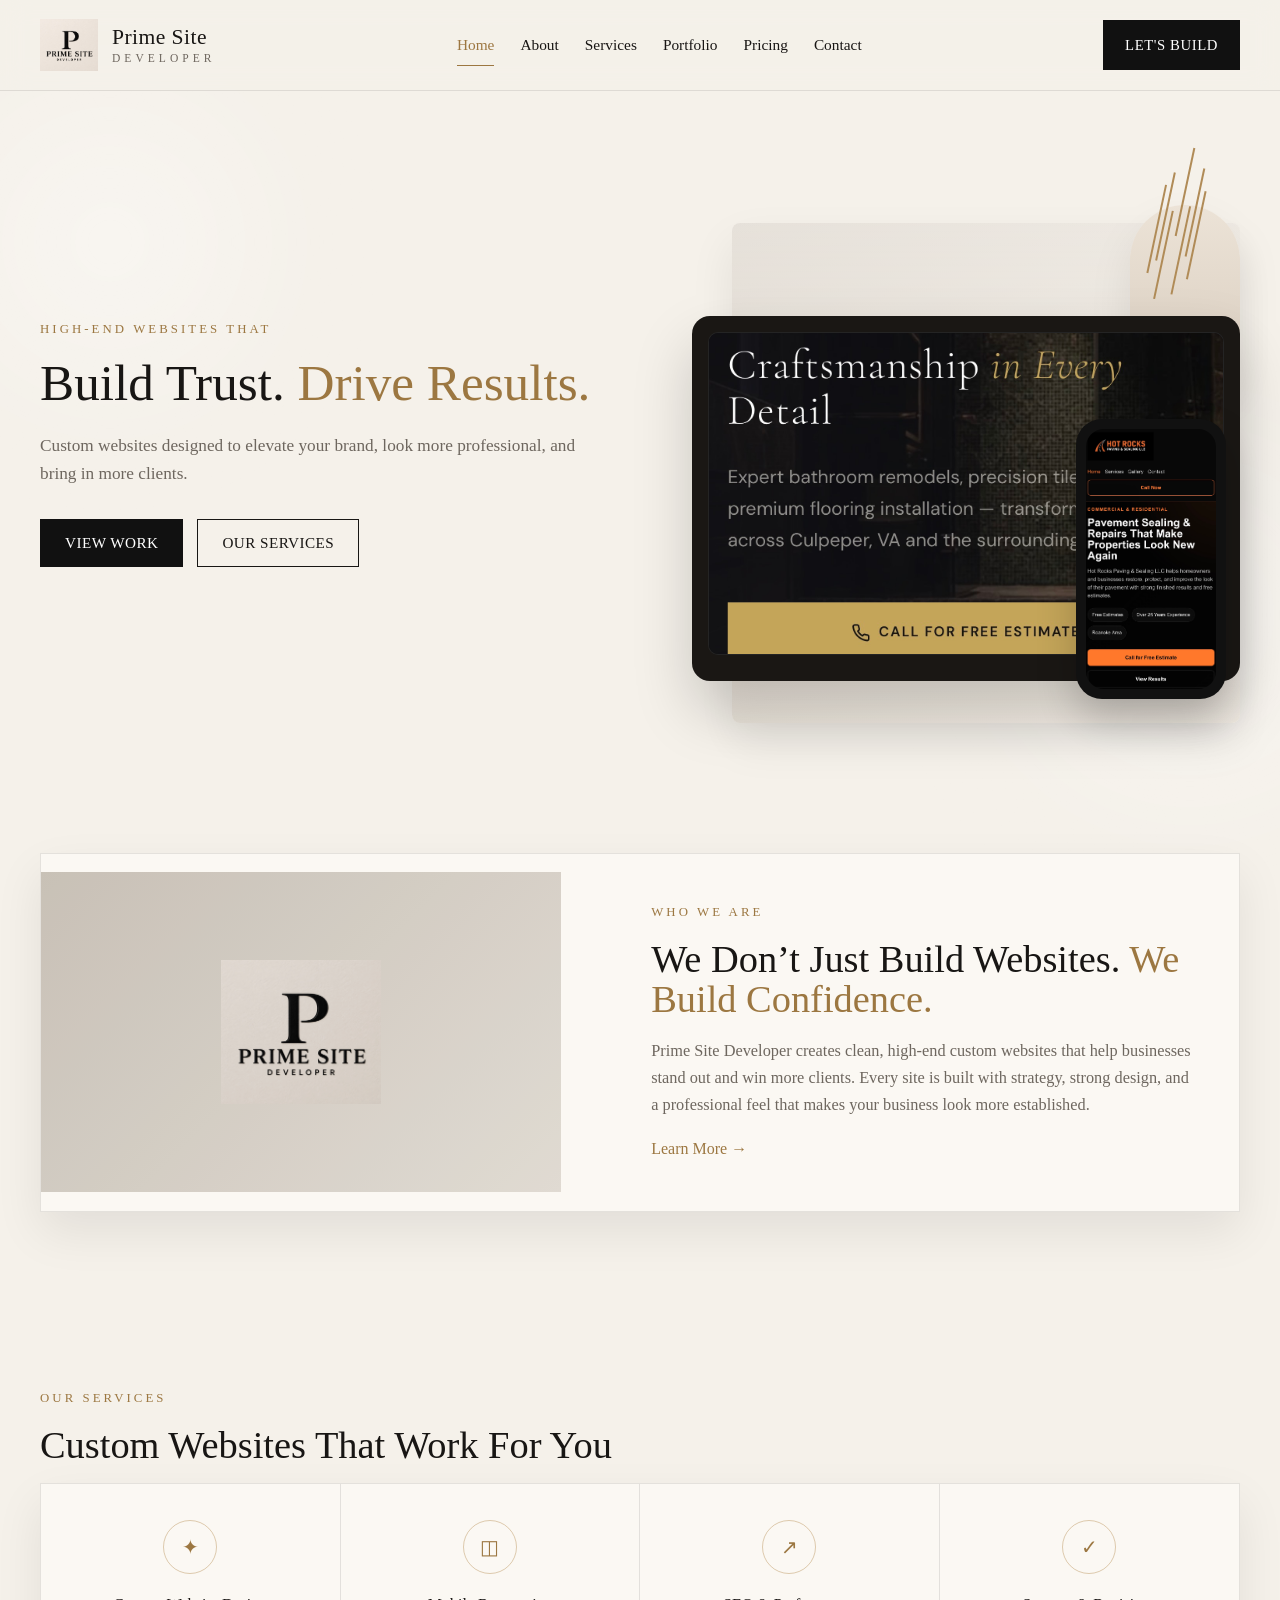
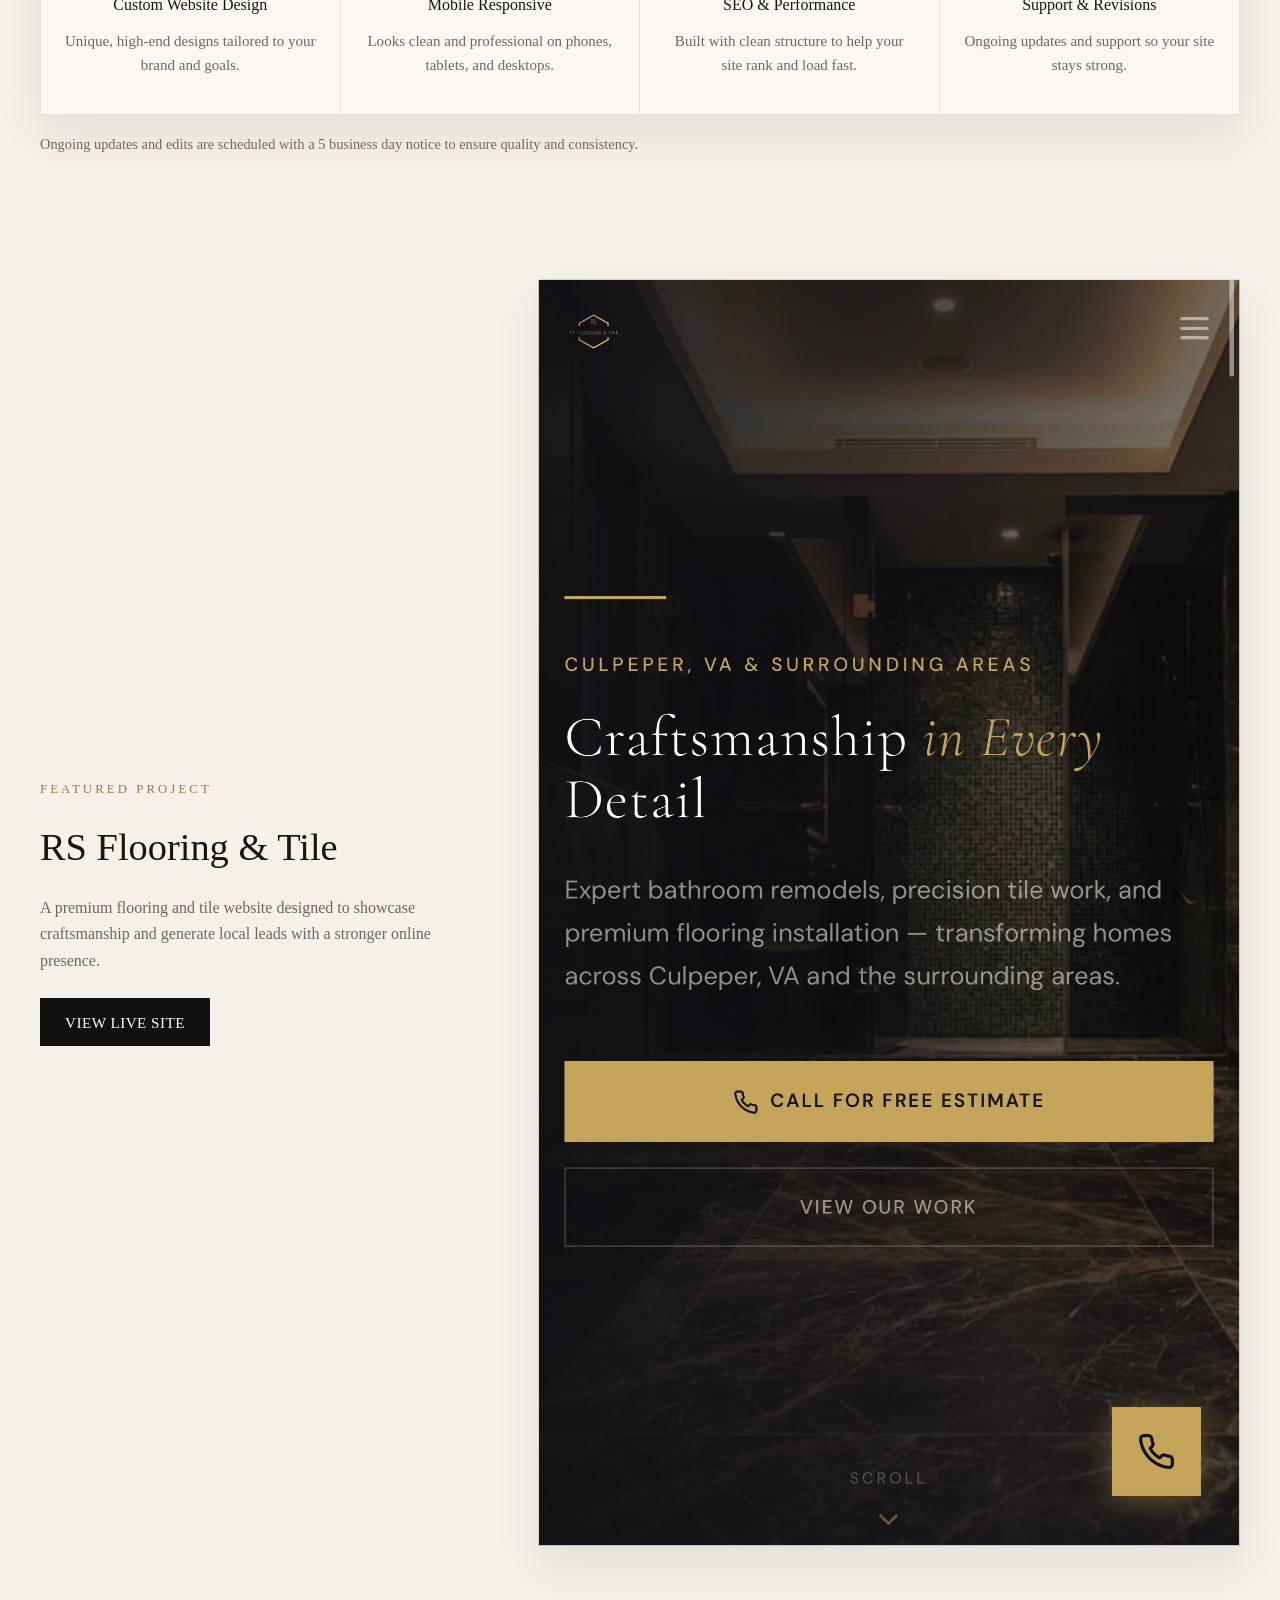
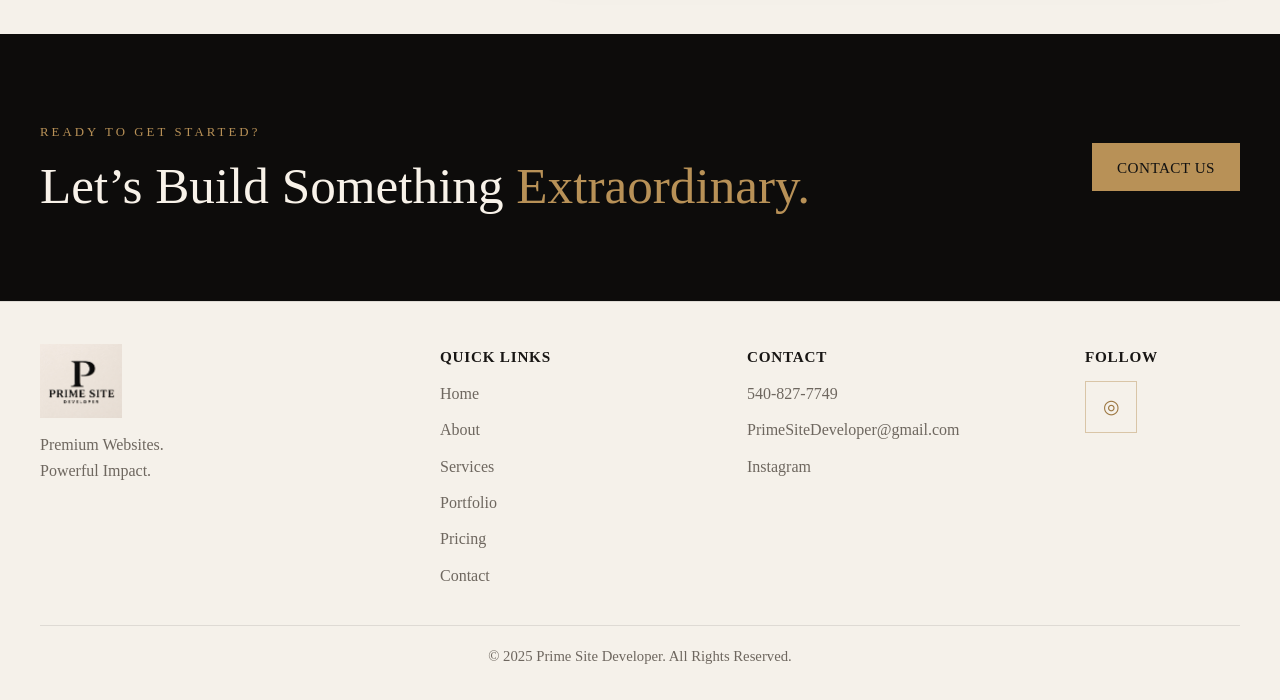
<file: index.html>
<!DOCTYPE html>
<html lang="en">
<head>
    <meta charset="UTF-8">
    <meta name="viewport" content="width=device-width, initial-scale=1.0">
    <title>Prime Site Developer</title>
    <link rel="stylesheet" href="style.css">
</head>
<body>

<header class="site-header">
    <div class="container">
        <a href="index.html" class="brand">
            <img src="logo.png" alt="Prime Site Developer Logo">
            <div class="brand-text">
                <strong>Prime Site</strong>
                <span>Developer</span>
            </div>
        </a>

        <nav class="site-nav">
            <a href="index.html" class="active">Home</a>
            <a href="about.html">About</a>
            <a href="services.html">Services</a>
            <a href="portfolio.html">Portfolio</a>
            <a href="pricing.html">Pricing</a>
            <a href="contact.html">Contact</a>
        </nav>

        <a href="contact.html" class="header-cta">LET'S BUILD</a>
    </div>
</header>

<section class="hero">
    <div class="container hero-layout">
        <div class="hero-copy">
            <div class="eyebrow">High-end websites that</div>
            <h1 class="section-title">Build Trust. <span class="accent">Drive Results.</span></h1>
            <p>
                Custom websites designed to elevate your brand, look more professional,
                and bring in more clients.
            </p>
            <div class="hero-actions">
                <a href="portfolio.html" class="btn">VIEW WORK</a>
                <a href="services.html" class="btn-outline">OUR SERVICES</a>
            </div>
        </div>

        <div class="hero-visual">
            <div class="hero-stage"></div>
            <div class="hero-vase"></div>

            <div class="hero-laptop">
                <div class="hero-laptop-screen">
                    <img src="rs-flooring-preview.jpg" alt="RS Flooring website preview">
                </div>
            </div>

            <div class="hero-phone">
                <div class="hero-phone-screen">
                    <img src="hotrocks-preview.jpg" alt="Mobile preview of Hot Rocks website">
                </div>
            </div>
        </div>
    </div>
</section>

<section class="intro-block">
    <div class="container grid-2 card">
        <div class="intro-image"></div>
        <div class="intro-content">
            <div class="eyebrow">Who we are</div>
            <h2 class="section-title" style="font-size:clamp(1.8rem,3vw,2.8rem);">We Don’t Just Build Websites. <span class="accent">We Build Confidence.</span></h2>
            <p class="section-copy">
                Prime Site Developer creates clean, high-end custom websites that help businesses
                stand out and win more clients. Every site is built with strategy, strong design,
                and a professional feel that makes your business look more established.
            </p>
            <a href="about.html" class="intro-link">Learn More →</a>
        </div>
    </div>
</section>

<section>
    <div class="container">
        <div class="eyebrow">Our Services</div>
        <h2 class="section-title" style="font-size:clamp(1.7rem,3vw,2.8rem);">Custom Websites That Work For You</h2>

        <div class="service-grid">
            <div class="service-item">
                <div class="icon">✦</div>
                <h3>Custom Website Design</h3>
                <p>Unique, high-end designs tailored to your brand and goals.</p>
            </div>
            <div class="service-item">
                <div class="icon">◫</div>
                <h3>Mobile Responsive</h3>
                <p>Looks clean and professional on phones, tablets, and desktops.</p>
            </div>
            <div class="service-item">
                <div class="icon">↗</div>
                <h3>SEO & Performance</h3>
                <p>Built with clean structure to help your site rank and load fast.</p>
            </div>
            <div class="service-item">
                <div class="icon">✓</div>
                <h3>Support & Revisions</h3>
                <p>Ongoing updates and support so your site stays strong.</p>
            </div>
        </div>

        <p style="color:var(--muted); font-size:0.9rem; margin-top:18px;">
            Ongoing updates and edits are scheduled with a 5 business day notice to ensure quality and consistency.
        </p>
    </div>
</section>

<section class="featured-project">
    <div class="container featured-project-wrap">
        <div class="project-copy">
            <div class="eyebrow">Featured Project</div>
            <h3>RS Flooring & Tile</h3>
            <p>
                A premium flooring and tile website designed to showcase craftsmanship
                and generate local leads with a stronger online presence.
            </p>
            <a href="https://primesitedev.github.io/RS-Flooring-Tile-/" target="_blank" class="btn">VIEW LIVE SITE</a>
        </div>

        <div class="project-image image-frame">
            <img src="rs-flooring-preview.jpg" alt="RS Flooring & Tile preview">
        </div>
    </div>
</section>

<section class="cta-band">
    <div class="container">
        <div>
            <div class="eyebrow">Ready to get started?</div>
            <h2>Let’s Build Something <span class="accent">Extraordinary.</span></h2>
        </div>
        <a href="contact.html" class="btn-light">CONTACT US</a>
    </div>
</section>

<footer class="site-footer">
    <div class="container">
        <div class="footer-grid">
            <div class="footer-brand">
                <img src="logo.png" alt="Prime Site Developer Logo">
                <p>Premium Websites.<br>Powerful Impact.</p>
            </div>

            <div class="footer-links">
                <h4>Quick Links</h4>
                <a href="index.html">Home</a>
                <a href="about.html">About</a>
                <a href="services.html">Services</a>
                <a href="portfolio.html">Portfolio</a>
                <a href="pricing.html">Pricing</a>
                <a href="contact.html">Contact</a>
            </div>

            <div class="footer-contact">
                <h4>Contact</h4>
                <a href="tel:5408277749">540-827-7749</a>
                <a href="mailto:PrimeSiteDeveloper@gmail.com">PrimeSiteDeveloper@gmail.com</a>
                <a href="https://www.instagram.com/primesitedev?igsh=bGhta2xubHlqNjMw&utm_source=qr" target="_blank">Instagram</a>
            </div>

            <div class="footer-social">
                <h4>Follow</h4>
                <a href="https://www.instagram.com/primesitedev?igsh=bGhta2xubHlqNjMw&utm_source=qr" target="_blank">◎</a>
            </div>
        </div>

        <div class="footer-bottom">
            © 2025 Prime Site Developer. All Rights Reserved.
        </div>
    </div>
</footer>

</body>
</html>
</file>
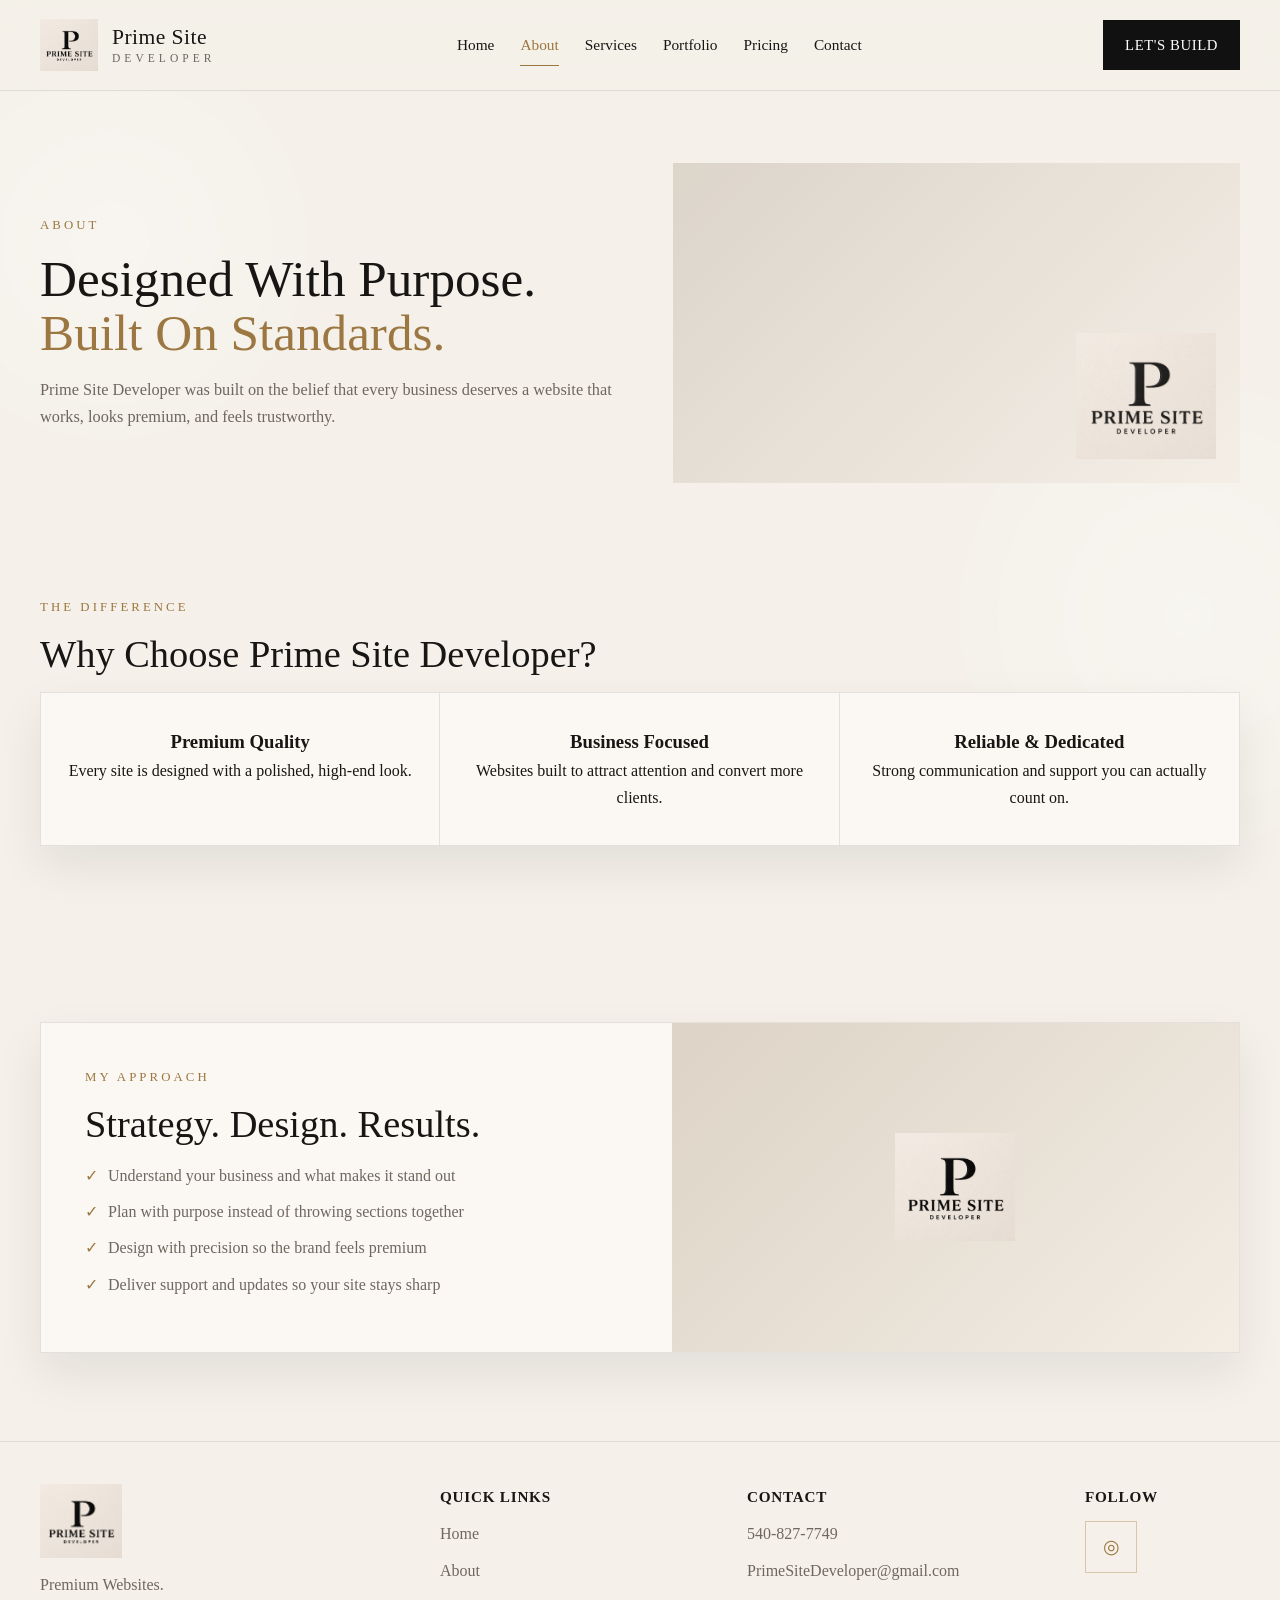
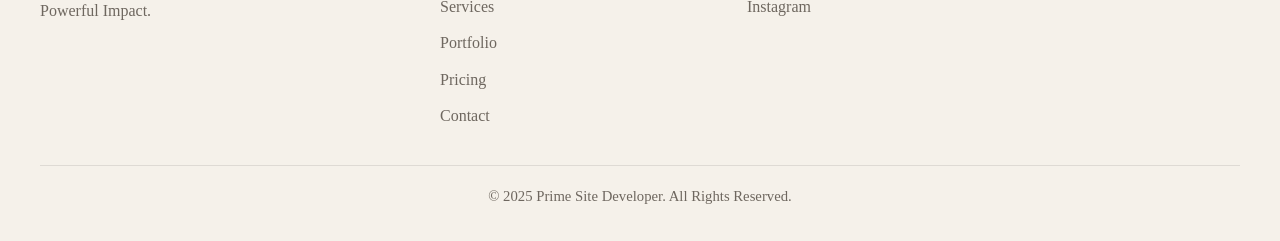
<file: about.html>
<!DOCTYPE html>
<html lang="en">
<head>
    <meta charset="UTF-8">
    <meta name="viewport" content="width=device-width, initial-scale=1.0">
    <title>About | Prime Site Developer</title>
    <link rel="stylesheet" href="style.css">
</head>
<body>

<header class="site-header">
    <div class="container">
        <a href="index.html" class="brand">
            <img src="logo.png" alt="Prime Site Developer Logo">
            <div class="brand-text">
                <strong>Prime Site</strong>
                <span>Developer</span>
            </div>
        </a>

        <nav class="site-nav">
            <a href="index.html">Home</a>
            <a href="about.html" class="active">About</a>
            <a href="services.html">Services</a>
            <a href="portfolio.html">Portfolio</a>
            <a href="pricing.html">Pricing</a>
            <a href="contact.html">Contact</a>
        </nav>

        <a href="contact.html" class="header-cta">LET'S BUILD</a>
    </div>
</header>

<section class="page-hero">
    <div class="container page-hero-grid">
        <div>
            <div class="eyebrow">About</div>
            <h1 class="section-title">Designed With Purpose. <span class="accent">Built On Standards.</span></h1>
            <p class="section-copy">
                Prime Site Developer was built on the belief that every business deserves
                a website that works, looks premium, and feels trustworthy.
            </p>
        </div>

        <div class="page-hero-card">
            <img src="logo.png" alt="Prime Site Developer logo" class="decor-logo">
        </div>
    </div>
</section>

<section>
    <div class="container">
        <div class="eyebrow">The Difference</div>
        <h2 class="section-title" style="font-size:clamp(1.7rem,3vw,2.6rem);">Why Choose Prime Site Developer?</h2>

        <div class="why-grid">
            <div class="why-item">
                <h3>Premium Quality</h3>
                <p>Every site is designed with a polished, high-end look.</p>
            </div>
            <div class="why-item">
                <h3>Business Focused</h3>
                <p>Websites built to attract attention and convert more clients.</p>
            </div>
            <div class="why-item">
                <h3>Reliable & Dedicated</h3>
                <p>Strong communication and support you can actually count on.</p>
            </div>
        </div>
    </div>
</section>

<section>
    <div class="container approach-box">
        <div class="approach-copy">
            <div class="eyebrow">My Approach</div>
            <h2 class="section-title" style="font-size:clamp(1.7rem,3vw,2.5rem);">Strategy. Design. Results.</h2>
            <ul>
                <li>Understand your business and what makes it stand out</li>
                <li>Plan with purpose instead of throwing sections together</li>
                <li>Design with precision so the brand feels premium</li>
                <li>Deliver support and updates so your site stays sharp</li>
            </ul>
        </div>
        <div class="approach-visual"></div>
    </div>
</section>

<footer class="site-footer">
    <div class="container">
        <div class="footer-grid">
            <div class="footer-brand">
                <img src="logo.png" alt="Prime Site Developer Logo">
                <p>Premium Websites.<br>Powerful Impact.</p>
            </div>

            <div class="footer-links">
                <h4>Quick Links</h4>
                <a href="index.html">Home</a>
                <a href="about.html">About</a>
                <a href="services.html">Services</a>
                <a href="portfolio.html">Portfolio</a>
                <a href="pricing.html">Pricing</a>
                <a href="contact.html">Contact</a>
            </div>

            <div class="footer-contact">
                <h4>Contact</h4>
                <a href="tel:5408277749">540-827-7749</a>
                <a href="mailto:PrimeSiteDeveloper@gmail.com">PrimeSiteDeveloper@gmail.com</a>
                <a href="https://www.instagram.com/primesitedev?igsh=bGhta2xubHlqNjMw&utm_source=qr" target="_blank">Instagram</a>
            </div>

            <div class="footer-social">
                <h4>Follow</h4>
                <a href="https://www.instagram.com/primesitedev?igsh=bGhta2xubHlqNjMw&utm_source=qr" target="_blank">◎</a>
            </div>
        </div>

        <div class="footer-bottom">
            © 2025 Prime Site Developer. All Rights Reserved.
        </div>
    </div>
</footer>

</body>
</html>
</file>
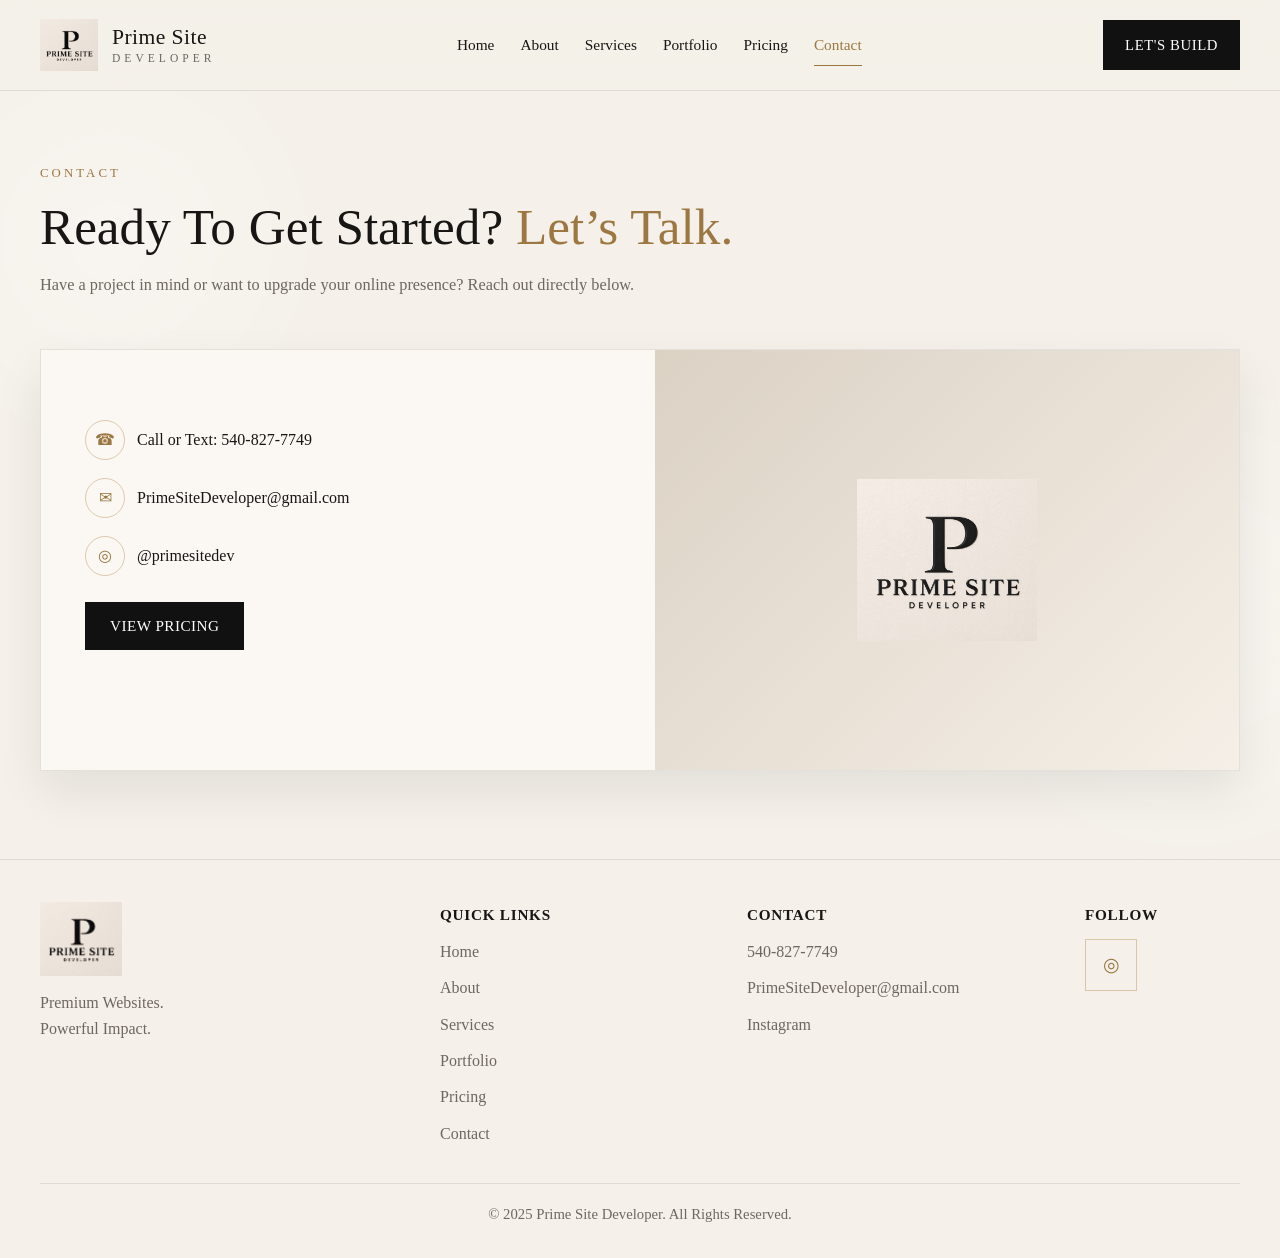
<file: contact.html>
<!DOCTYPE html>
<html lang="en">
<head>
    <meta charset="UTF-8">
    <meta name="viewport" content="width=device-width, initial-scale=1.0">
    <title>Contact | Prime Site Developer</title>
    <link rel="stylesheet" href="style.css">
</head>
<body>

<header class="site-header">
    <div class="container">
        <a href="index.html" class="brand">
            <img src="logo.png" alt="Prime Site Developer Logo">
            <div class="brand-text">
                <strong>Prime Site</strong>
                <span>Developer</span>
            </div>
        </a>

        <nav class="site-nav">
            <a href="index.html">Home</a>
            <a href="about.html">About</a>
            <a href="services.html">Services</a>
            <a href="portfolio.html">Portfolio</a>
            <a href="pricing.html">Pricing</a>
            <a href="contact.html" class="active">Contact</a>
        </nav>

        <a href="contact.html" class="header-cta">LET'S BUILD</a>
    </div>
</header>

<section class="page-hero">
    <div class="container">
        <div class="eyebrow">Contact</div>
        <h1 class="section-title">Ready To Get Started? <span class="accent">Let’s Talk.</span></h1>
        <p class="section-copy">
            Have a project in mind or want to upgrade your online presence?
            Reach out directly below.
        </p>
    </div>
</section>

<section style="padding-top:24px;">
    <div class="container contact-box">
        <div class="contact-copy">
            <div class="contact-links">
                <a href="tel:5408277749">
                    <span class="bullet">☎</span>
                    <span>Call or Text: 540-827-7749</span>
                </a>

                <a href="mailto:PrimeSiteDeveloper@gmail.com">
                    <span class="bullet">✉</span>
                    <span>PrimeSiteDeveloper@gmail.com</span>
                </a>

                <a href="https://www.instagram.com/primesitedev?igsh=bGhta2xubHlqNjMw&utm_source=qr" target="_blank">
                    <span class="bullet">◎</span>
                    <span>@primesitedev</span>
                </a>
            </div>

            <a href="pricing.html" class="btn">VIEW PRICING</a>
        </div>

        <div class="contact-visual"></div>
    </div>
</section>

<footer class="site-footer">
    <div class="container">
        <div class="footer-grid">
            <div class="footer-brand">
                <img src="logo.png" alt="Prime Site Developer Logo">
                <p>Premium Websites.<br>Powerful Impact.</p>
            </div>

            <div class="footer-links">
                <h4>Quick Links</h4>
                <a href="index.html">Home</a>
                <a href="about.html">About</a>
                <a href="services.html">Services</a>
                <a href="portfolio.html">Portfolio</a>
                <a href="pricing.html">Pricing</a>
                <a href="contact.html">Contact</a>
            </div>

            <div class="footer-contact">
                <h4>Contact</h4>
                <a href="tel:5408277749">540-827-7749</a>
                <a href="mailto:PrimeSiteDeveloper@gmail.com">PrimeSiteDeveloper@gmail.com</a>
                <a href="https://www.instagram.com/primesitedev?igsh=bGhta2xubHlqNjMw&utm_source=qr" target="_blank">Instagram</a>
            </div>

            <div class="footer-social">
                <h4>Follow</h4>
                <a href="https://www.instagram.com/primesitedev?igsh=bGhta2xubHlqNjMw&utm_source=qr" target="_blank">◎</a>
            </div>
        </div>

        <div class="footer-bottom">
            © 2025 Prime Site Developer. All Rights Reserved.
        </div>
    </div>
</footer>

</body>
</html>
</file>
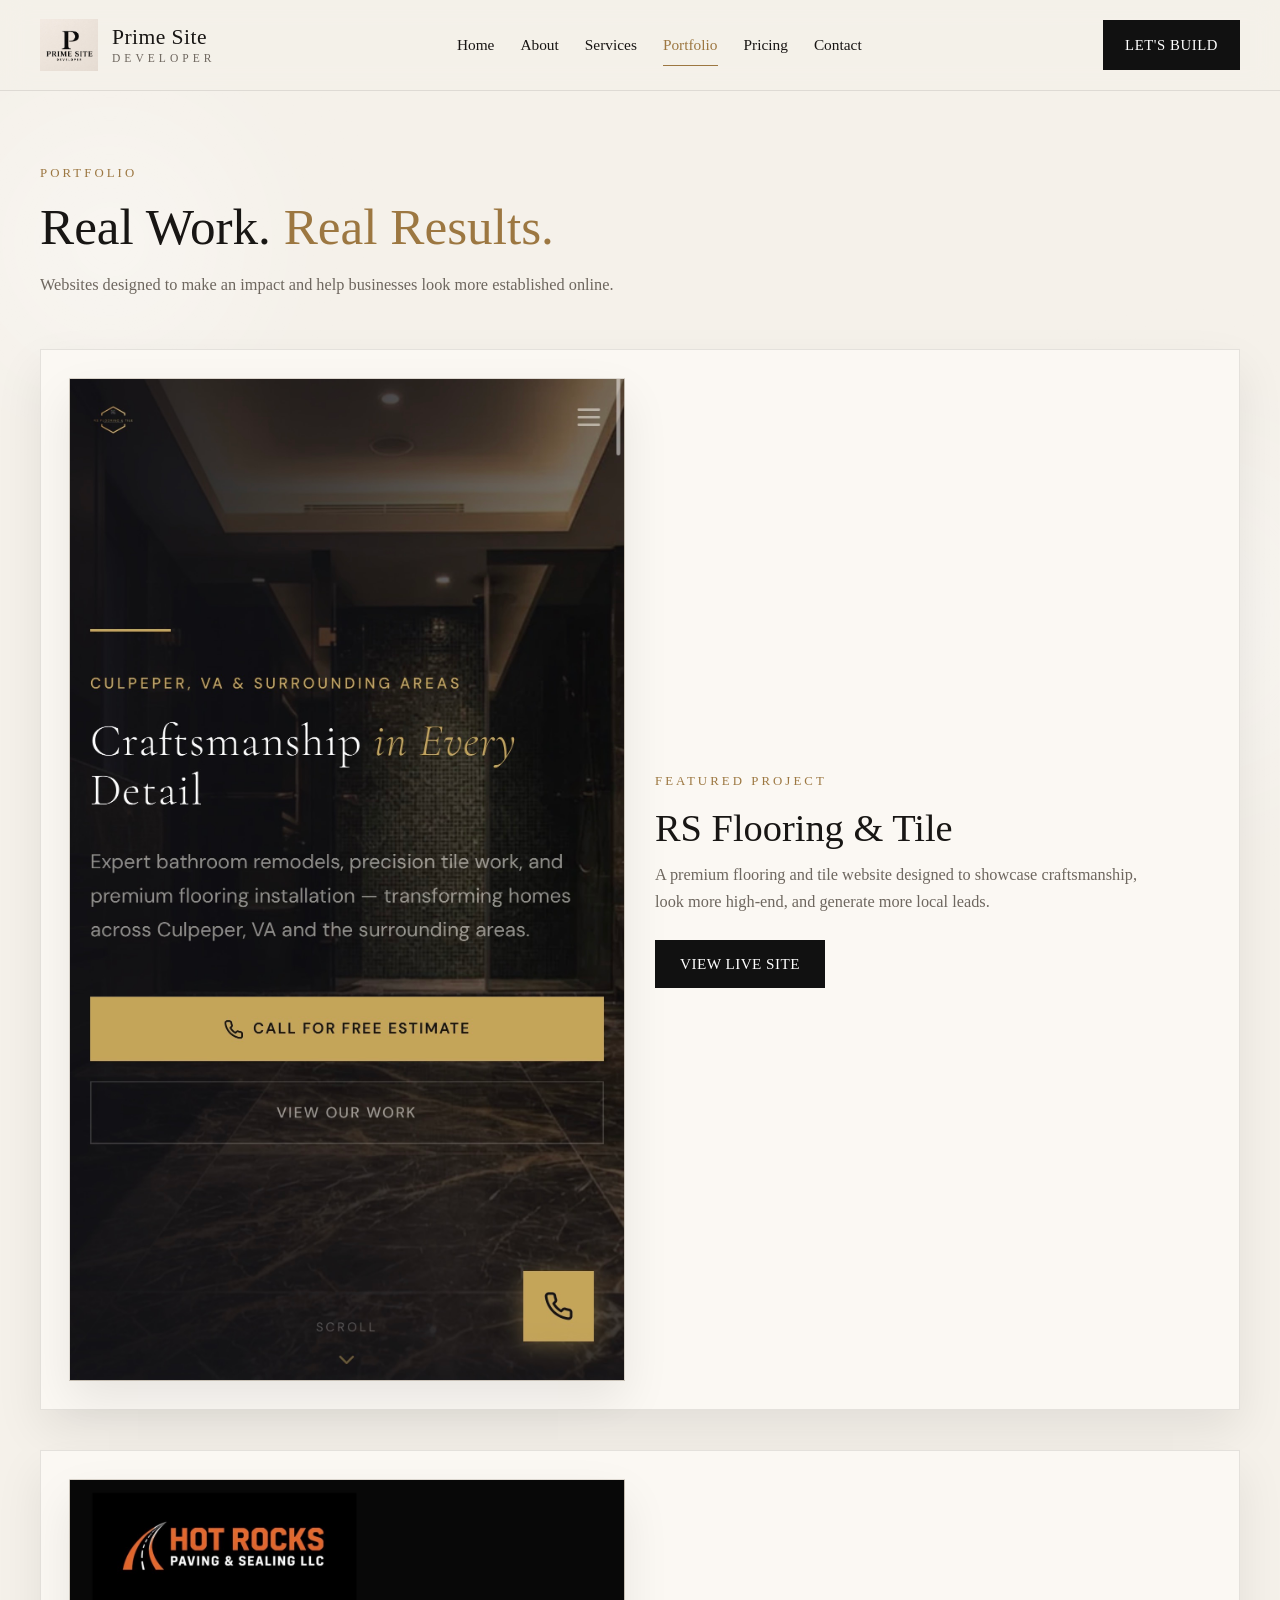
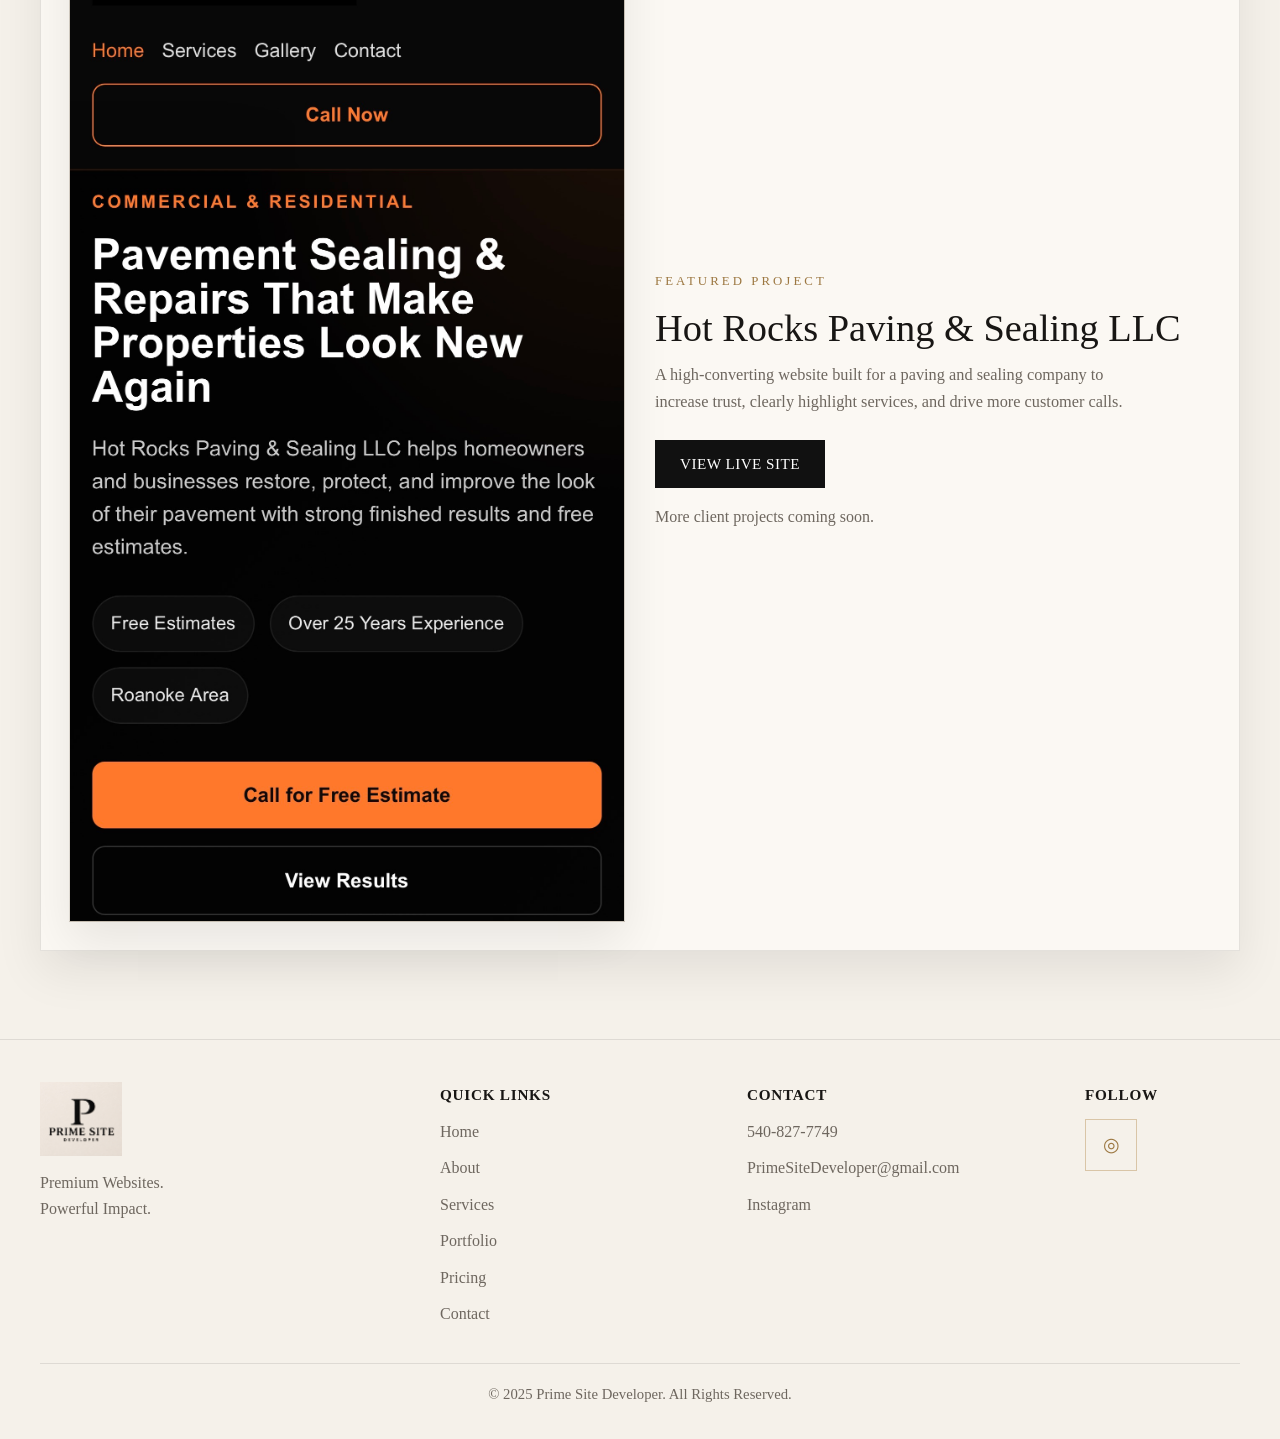
<file: portfolio.html>
<!DOCTYPE html>
<html lang="en">
<head>
    <meta charset="UTF-8">
    <meta name="viewport" content="width=device-width, initial-scale=1.0">
    <title>Portfolio | Prime Site Developer</title>
    <link rel="stylesheet" href="style.css">
</head>
<body>

<header class="site-header">
    <div class="container">
        <a href="index.html" class="brand">
            <img src="logo.png" alt="Prime Site Developer Logo">
            <div class="brand-text">
                <strong>Prime Site</strong>
                <span>Developer</span>
            </div>
        </a>

        <nav class="site-nav">
            <a href="index.html">Home</a>
            <a href="about.html">About</a>
            <a href="services.html">Services</a>
            <a href="portfolio.html" class="active">Portfolio</a>
            <a href="pricing.html">Pricing</a>
            <a href="contact.html">Contact</a>
        </nav>

        <a href="contact.html" class="header-cta">LET'S BUILD</a>
    </div>
</header>

<section class="page-hero">
    <div class="container">
        <div class="eyebrow">Portfolio</div>
        <h1 class="section-title">Real Work. <span class="accent">Real Results.</span></h1>
        <p class="section-copy">Websites designed to make an impact and help businesses look more established online.</p>
    </div>
</section>

<section style="padding-top:24px;">
    <div class="container portfolio-single">
        <div class="image-frame">
            <img src="rs-flooring-preview.jpg" alt="RS Flooring & Tile project preview">
        </div>

        <div>
            <div class="eyebrow">Featured Project</div>
            <h2 class="section-title" style="font-size:clamp(1.7rem,3vw,2.5rem); margin-bottom:14px;">RS Flooring & Tile</h2>
            <p class="section-copy" style="max-width:500px;">
                A premium flooring and tile website designed to showcase craftsmanship,
                look more high-end, and generate more local leads.
            </p>

            <div style="margin-top:24px;">
                <a href="https://primesitedev.github.io/RS-Flooring-Tile-/" target="_blank" class="btn">VIEW LIVE SITE</a>
            </div>
        </div>
    </div>

    <div class="container portfolio-single" style="margin-top:40px;">
        <div class="image-frame">
            <img src="hotrocks-preview.jpg" alt="Hot Rocks Paving & Sealing website preview">
        </div>

        <div>
            <div class="eyebrow">Featured Project</div>
            <h2 class="section-title" style="font-size:clamp(1.7rem,3vw,2.5rem); margin-bottom:14px;">Hot Rocks Paving & Sealing LLC</h2>
            <p class="section-copy" style="max-width:500px;">
                A high-converting website built for a paving and sealing company to increase trust,
                clearly highlight services, and drive more customer calls.
            </p>

            <div style="margin-top:24px;">
                <a href="https://hotrockssealing.com" target="_blank" class="btn">VIEW LIVE SITE</a>
            </div>

            <p class="portfolio-note">More client projects coming soon.</p>
        </div>
    </div>
</section>

<footer class="site-footer">
    <div class="container">
        <div class="footer-grid">
            <div class="footer-brand">
                <img src="logo.png" alt="Prime Site Developer Logo">
                <p>Premium Websites.<br>Powerful Impact.</p>
            </div>

            <div class="footer-links">
                <h4>Quick Links</h4>
                <a href="index.html">Home</a>
                <a href="about.html">About</a>
                <a href="services.html">Services</a>
                <a href="portfolio.html">Portfolio</a>
                <a href="pricing.html">Pricing</a>
                <a href="contact.html">Contact</a>
            </div>

            <div class="footer-contact">
                <h4>Contact</h4>
                <a href="tel:5408277749">540-827-7749</a>
                <a href="mailto:PrimeSiteDeveloper@gmail.com">PrimeSiteDeveloper@gmail.com</a>
                <a href="https://www.instagram.com/primesitedev?igsh=bGhta2xubHlqNjMw&utm_source=qr" target="_blank">Instagram</a>
            </div>

            <div class="footer-social">
                <h4>Follow</h4>
                <a href="https://www.instagram.com/primesitedev?igsh=bGhta2xubHlqNjMw&utm_source=qr" target="_blank">◎</a>
            </div>
        </div>

        <div class="footer-bottom">
            © 2025 Prime Site Developer. All Rights Reserved.
        </div>
    </div>
</footer>

</body>
</html>
</file>
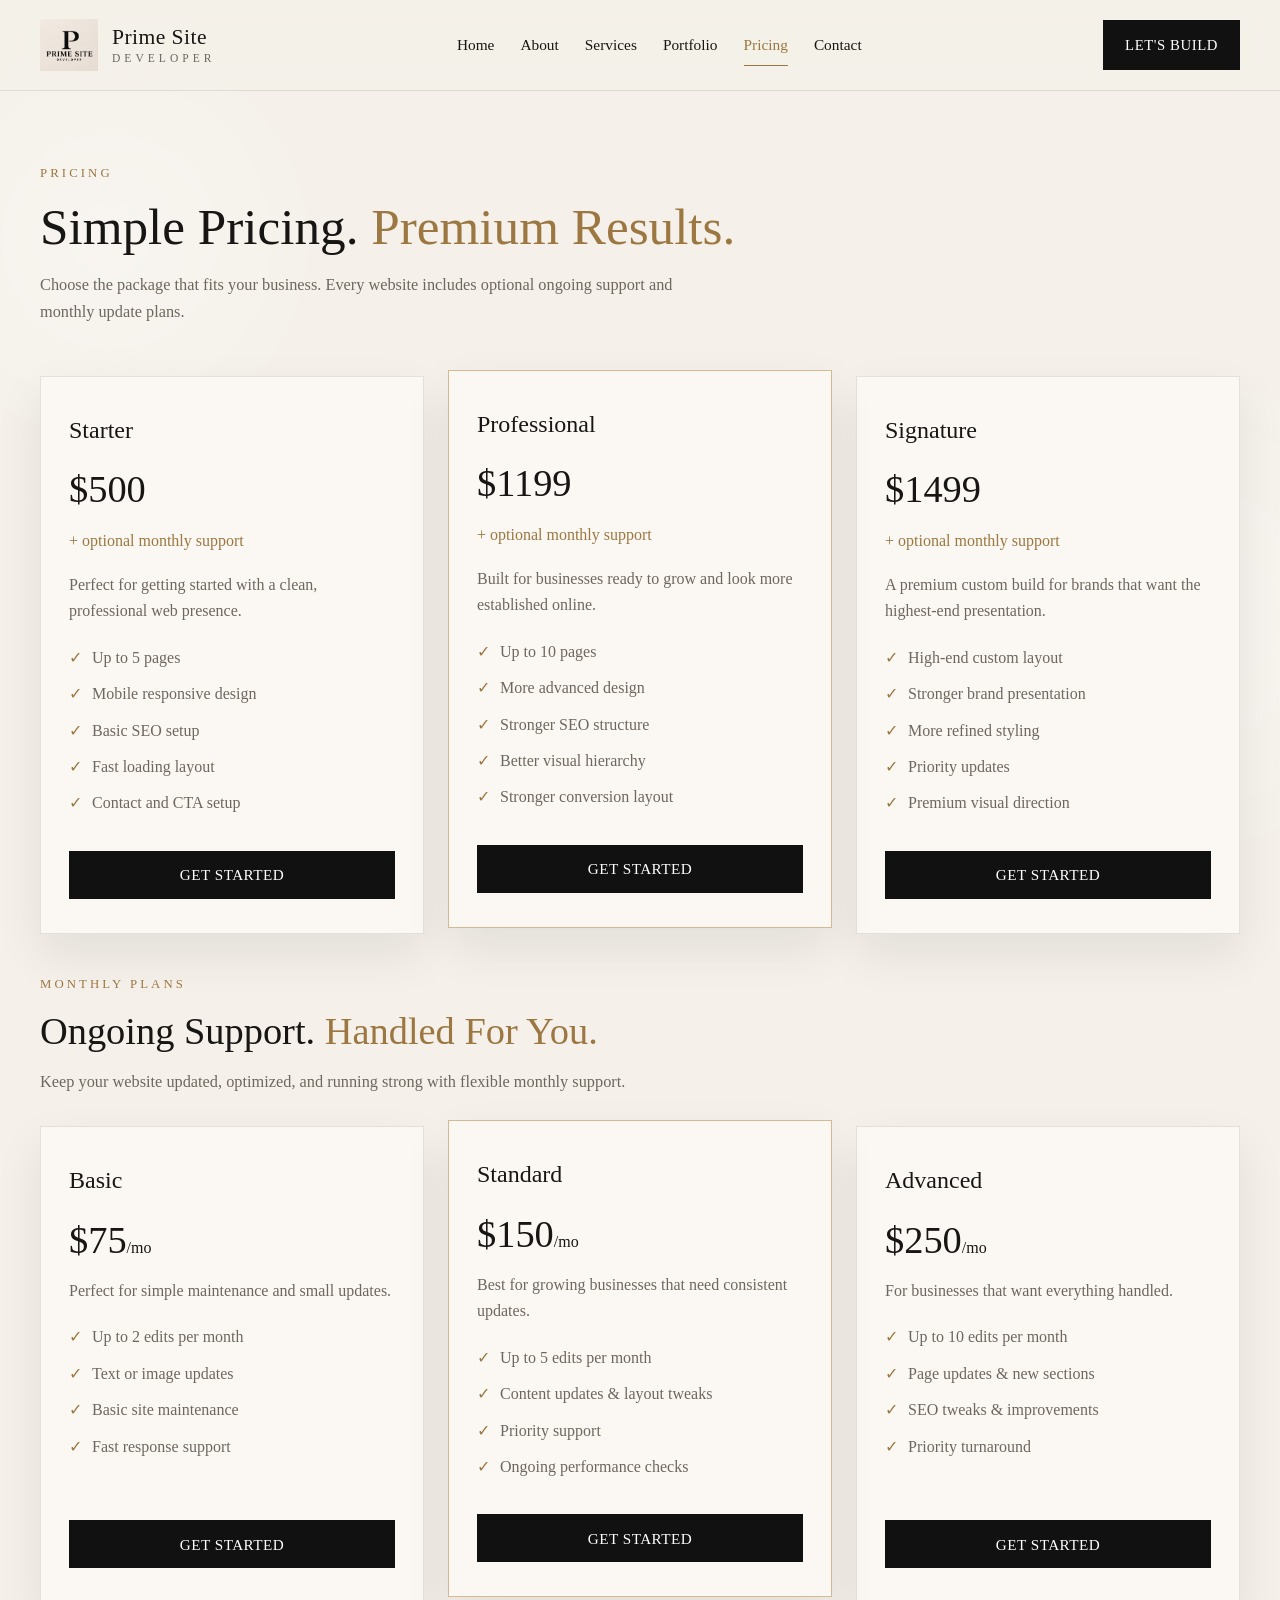
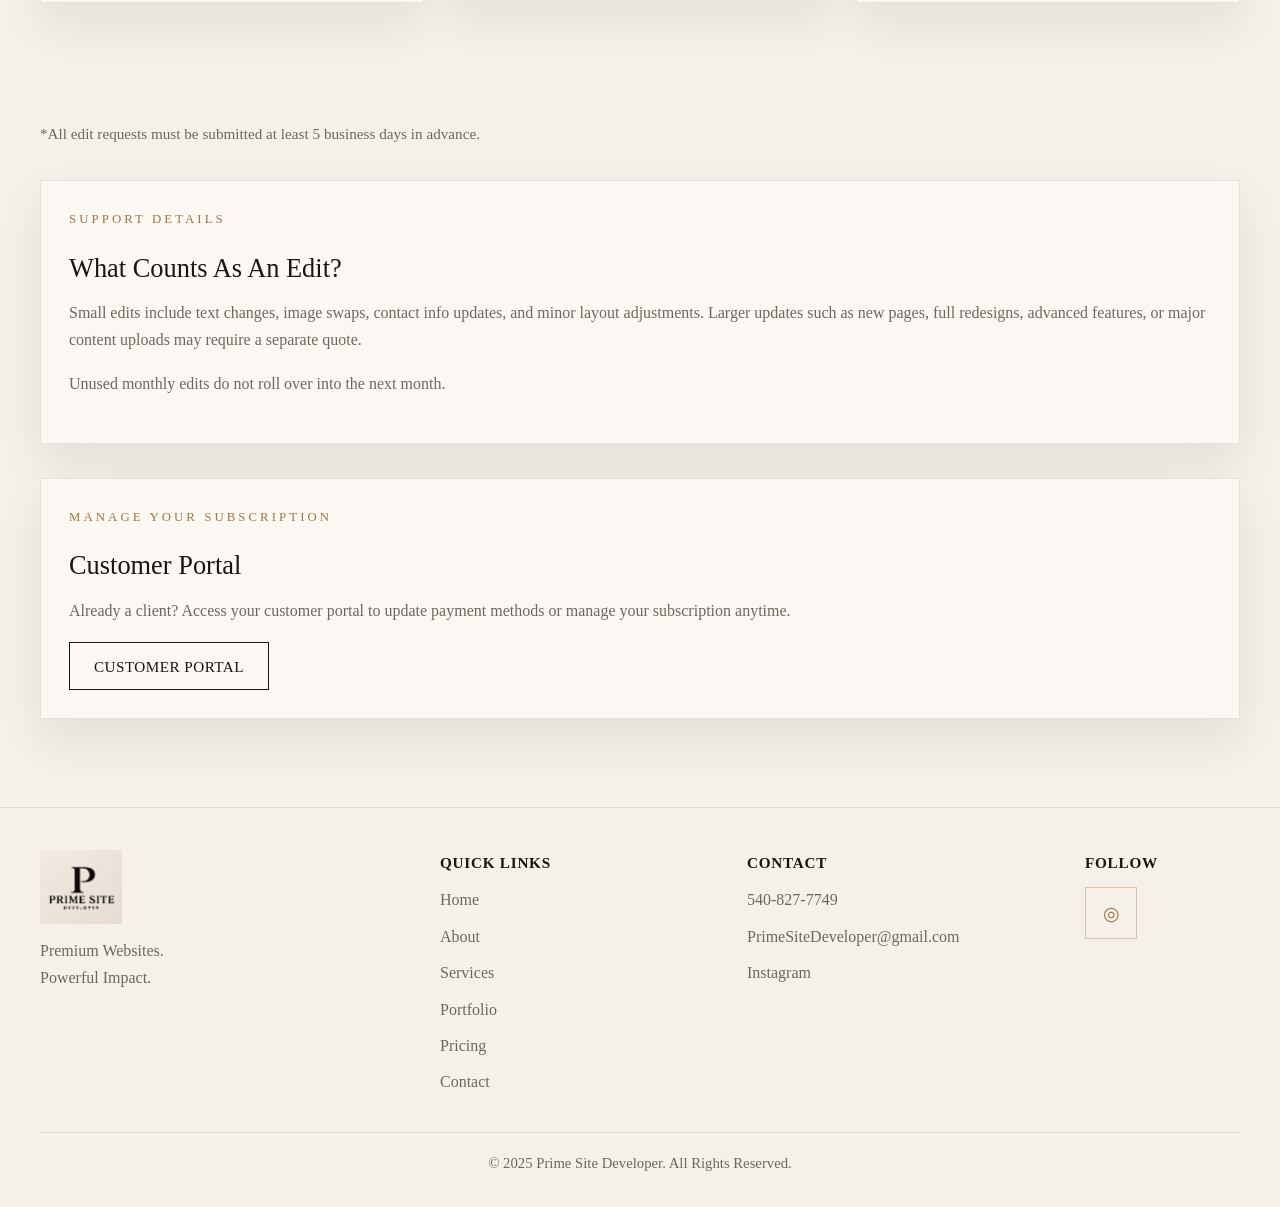
<file: pricing.html>
<!DOCTYPE html>
<html lang="en">
<head>
    <meta charset="UTF-8">
    <meta name="viewport" content="width=device-width, initial-scale=1.0">
    <title>Pricing | Prime Site Developer</title>
    <link rel="stylesheet" href="style.css">
</head>
<body>

<header class="site-header">
    <div class="container">
        <a href="index.html" class="brand">
            <img src="logo.png" alt="Prime Site Developer Logo">
            <div class="brand-text">
                <strong>Prime Site</strong>
                <span>Developer</span>
            </div>
        </a>

        <nav class="site-nav">
            <a href="index.html">Home</a>
            <a href="about.html">About</a>
            <a href="services.html">Services</a>
            <a href="portfolio.html">Portfolio</a>
            <a href="pricing.html" class="active">Pricing</a>
            <a href="contact.html">Contact</a>
        </nav>

        <a href="contact.html" class="header-cta">LET'S BUILD</a>
    </div>
</header>

<section class="page-hero">
    <div class="container">
        <div class="eyebrow">Pricing</div>
        <h1 class="section-title">Simple Pricing. <span class="accent">Premium Results.</span></h1>
        <p class="section-copy">
            Choose the package that fits your business. Every website includes optional ongoing support and monthly update plans.
        </p>
    </div>
</section>

<section style="padding-top:24px;">
    <div class="container pricing-grid">
        <div class="price-card">
            <h3>Starter</h3>
            <div class="price">$500</div>
            <div class="price-sub">+ optional monthly support</div>
            <p>Perfect for getting started with a clean, professional web presence.</p>
            <ul>
                <li>Up to 5 pages</li>
                <li>Mobile responsive design</li>
                <li>Basic SEO setup</li>
                <li>Fast loading layout</li>
                <li>Contact and CTA setup</li>
            </ul>
            <a href="contact.html" class="btn">GET STARTED</a>
        </div>

        <div class="price-card featured">
            <h3>Professional</h3>
            <div class="price">$1199</div>
            <div class="price-sub">+ optional monthly support</div>
            <p>Built for businesses ready to grow and look more established online.</p>
            <ul>
                <li>Up to 10 pages</li>
                <li>More advanced design</li>
                <li>Stronger SEO structure</li>
                <li>Better visual hierarchy</li>
                <li>Stronger conversion layout</li>
            </ul>
            <a href="contact.html" class="btn">GET STARTED</a>
        </div>

        <div class="price-card">
            <h3>Signature</h3>
            <div class="price">$1499</div>
            <div class="price-sub">+ optional monthly support</div>
            <p>A premium custom build for brands that want the highest-end presentation.</p>
            <ul>
                <li>High-end custom layout</li>
                <li>Stronger brand presentation</li>
                <li>More refined styling</li>
                <li>Priority updates</li>
                <li>Premium visual direction</li>
            </ul>
            <a href="contact.html" class="btn">GET STARTED</a>
        </div>
    </div>

    <section style="padding-top:40px;">
        <div class="container">
            <div class="eyebrow">Monthly Plans</div>
            <h2 class="section-title" style="font-size:clamp(1.7rem,3vw,2.6rem);">
                Ongoing Support. <span class="accent">Handled For You.</span>
            </h2>
            <p class="section-copy">
                Keep your website updated, optimized, and running strong with flexible monthly support.
            </p>

            <div class="pricing-grid" style="margin-top:30px;">
                <div class="price-card">
                    <h3>Basic</h3>
                    <div class="price">$75<span style="font-size:1rem;">/mo</span></div>
                    <p>Perfect for simple maintenance and small updates.</p>
                    <ul>
                        <li>Up to 2 edits per month</li>
                        <li>Text or image updates</li>
                        <li>Basic site maintenance</li>
                        <li>Fast response support</li>
                    </ul>
                    <a href="contact.html" class="btn">GET STARTED</a>
                </div>

                <div class="price-card featured">
                    <h3>Standard</h3>
                    <div class="price">$150<span style="font-size:1rem;">/mo</span></div>
                    <p>Best for growing businesses that need consistent updates.</p>
                    <ul>
                        <li>Up to 5 edits per month</li>
                        <li>Content updates & layout tweaks</li>
                        <li>Priority support</li>
                        <li>Ongoing performance checks</li>
                    </ul>
                    <a href="contact.html" class="btn">GET STARTED</a>
                </div>

                <div class="price-card">
                    <h3>Advanced</h3>
                    <div class="price">$250<span style="font-size:1rem;">/mo</span></div>
                    <p>For businesses that want everything handled.</p>
                    <ul>
                        <li>Up to 10 edits per month</li>
                        <li>Page updates & new sections</li>
                        <li>SEO tweaks & improvements</li>
                        <li>Priority turnaround</li>
                    </ul>
                    <a href="contact.html" class="btn">GET STARTED</a>
                </div>
            </div>
        </div>
    </section>

    <div class="container" style="margin-top:30px;">
        <p style="color:var(--muted); font-size:0.95rem;">
            *All edit requests must be submitted at least 5 business days in advance.
        </p>
    </div>

    <div class="container">
        <div class="portal-box">
            <div class="eyebrow">Support Details</div>
            <h2 style="font-size:1.65rem; font-weight:500;">What Counts As An Edit?</h2>
            <p>
                Small edits include text changes, image swaps, contact info updates, and minor layout adjustments.
                Larger updates such as new pages, full redesigns, advanced features, or major content uploads may require a separate quote.
            </p>
            <p>
                Unused monthly edits do not roll over into the next month.
            </p>
        </div>
    </div>

    <div class="container">
        <div class="portal-box">
            <div class="eyebrow">Manage Your Subscription</div>
            <h2 style="font-size:1.65rem; font-weight:500;">Customer Portal</h2>
            <p>
                Already a client? Access your customer portal to update payment
                methods or manage your subscription anytime.
            </p>
            <a href="https://billing.stripe.com/p/login/dRm7sK5he03O8pYaqn9Ve00" target="_blank" class="btn-outline">CUSTOMER PORTAL</a>
        </div>
    </div>
</section>

<footer class="site-footer">
    <div class="container">
        <div class="footer-grid">
            <div class="footer-brand">
                <img src="logo.png" alt="Prime Site Developer Logo">
                <p>Premium Websites.<br>Powerful Impact.</p>
            </div>

            <div class="footer-links">
                <h4>Quick Links</h4>
                <a href="index.html">Home</a>
                <a href="about.html">About</a>
                <a href="services.html">Services</a>
                <a href="portfolio.html">Portfolio</a>
                <a href="pricing.html">Pricing</a>
                <a href="contact.html">Contact</a>
            </div>

            <div class="footer-contact">
                <h4>Contact</h4>
                <a href="tel:5408277749">540-827-7749</a>
                <a href="mailto:PrimeSiteDeveloper@gmail.com">PrimeSiteDeveloper@gmail.com</a>
                <a href="https://www.instagram.com/primesitedev?igsh=bGhta2xubHlqNjMw&utm_source=qr" target="_blank">Instagram</a>
            </div>

            <div class="footer-social">
                <h4>Follow</h4>
                <a href="https://www.instagram.com/primesitedev?igsh=bGhta2xubHlqNjMw&utm_source=qr" target="_blank">◎</a>
            </div>
        </div>

        <div class="footer-bottom">
            © 2025 Prime Site Developer. All Rights Reserved.
        </div>
    </div>
</footer>

</body>
</html>
</file>
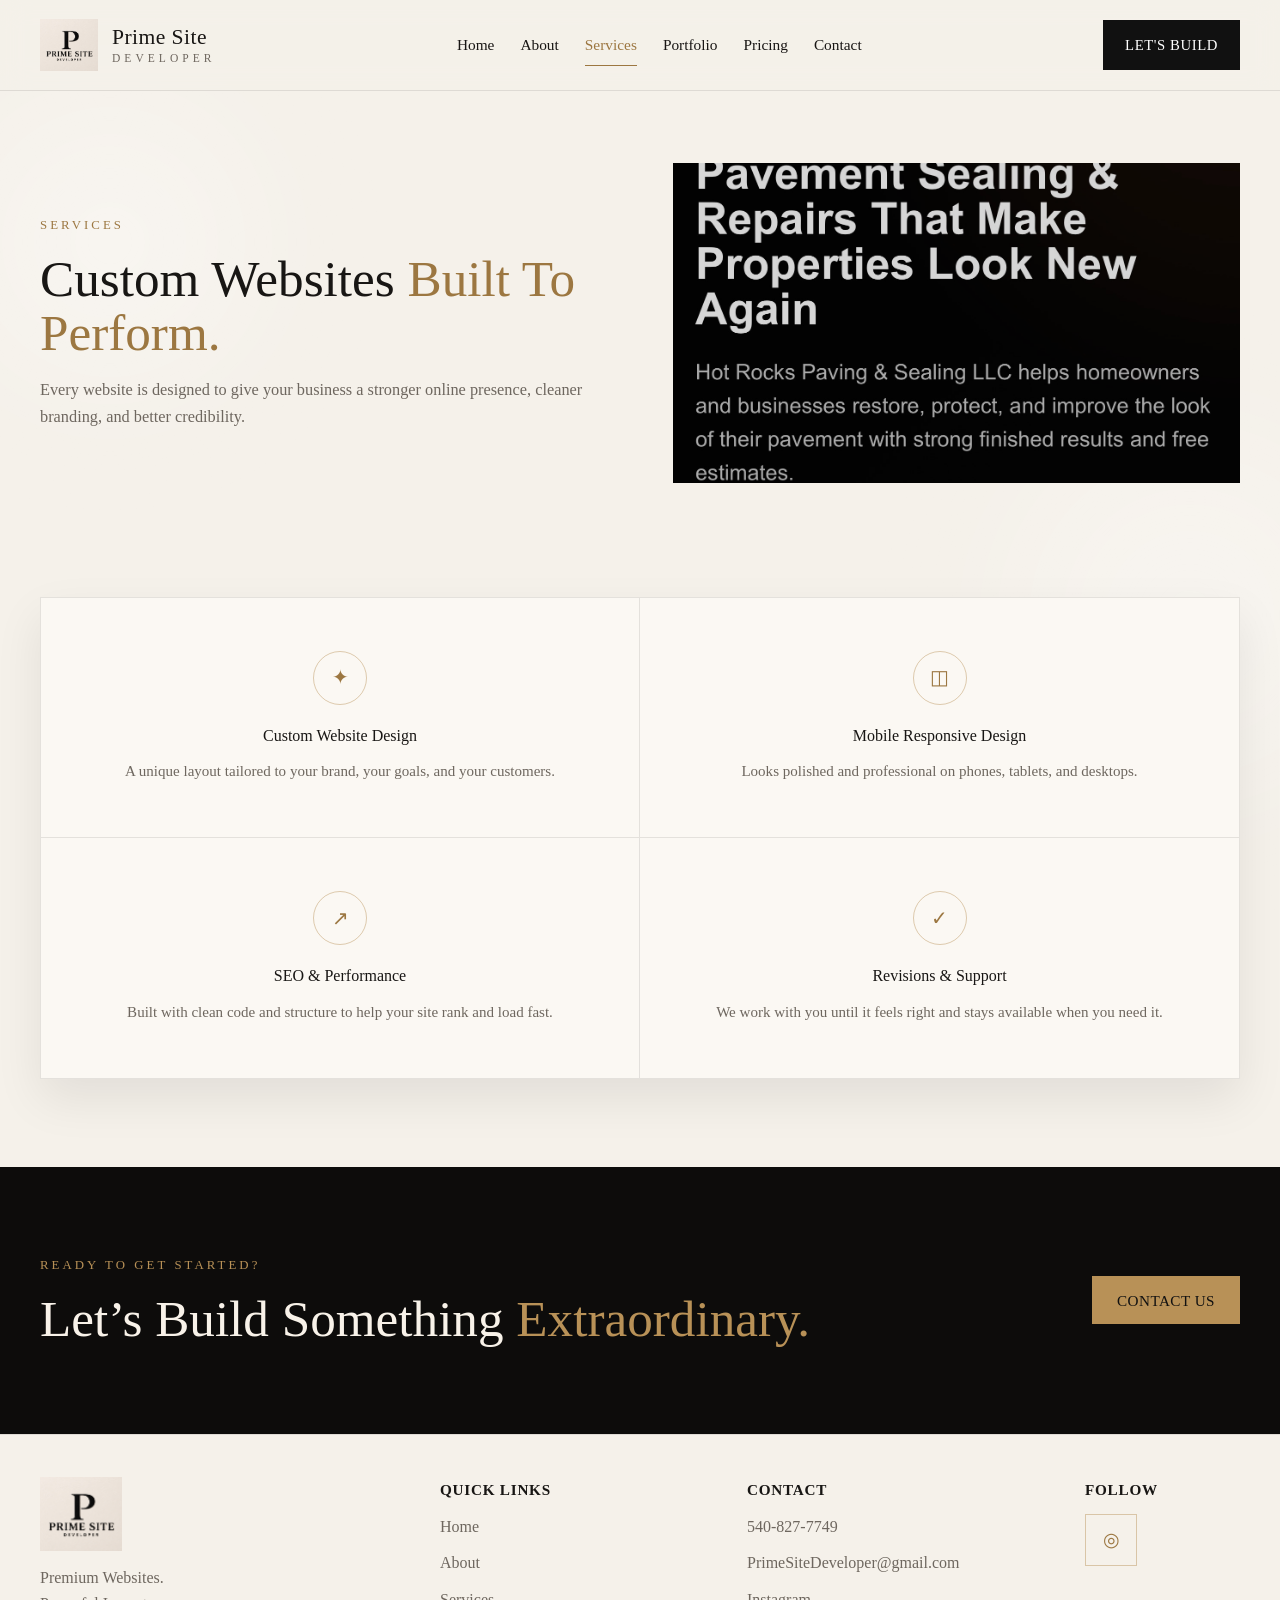
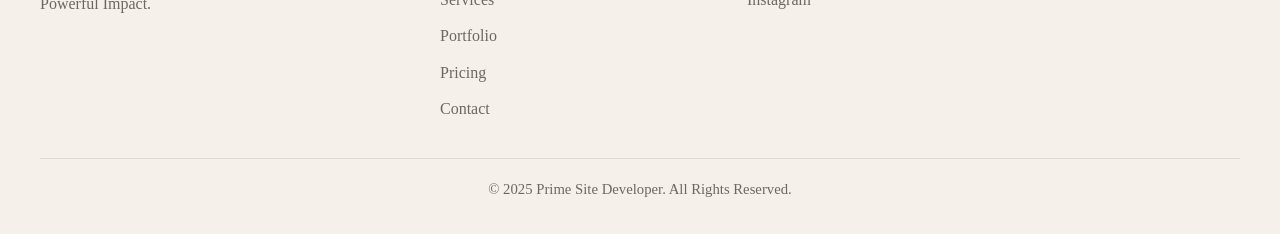
<file: services.html>
<!DOCTYPE html>
<html lang="en">
<head>
    <meta charset="UTF-8">
    <meta name="viewport" content="width=device-width, initial-scale=1.0">
    <title>Services | Prime Site Developer</title>
    <link rel="stylesheet" href="style.css">
</head>
<body>

<header class="site-header">
    <div class="container">
        <a href="index.html" class="brand">
            <img src="logo.png" alt="Prime Site Developer Logo">
            <div class="brand-text">
                <strong>Prime Site</strong>
                <span>Developer</span>
            </div>
        </a>

        <nav class="site-nav">
            <a href="index.html">Home</a>
            <a href="about.html">About</a>
            <a href="services.html" class="active">Services</a>
            <a href="portfolio.html">Portfolio</a>
            <a href="pricing.html">Pricing</a>
            <a href="contact.html">Contact</a>
        </nav>

        <a href="contact.html" class="header-cta">LET'S BUILD</a>
    </div>
</header>

<section class="page-hero">
    <div class="container page-hero-grid">
        <div>
            <div class="eyebrow">Services</div>
            <h1 class="section-title">Custom Websites <span class="accent">Built To Perform.</span></h1>
            <p class="section-copy">
                Every website is designed to give your business a stronger online presence,
                cleaner branding, and better credibility.
            </p>
        </div>

        <div class="page-hero-card page-rs"></div>
    </div>
</section>

<section>
    <div class="container">
        <div class="services-grid-2">
            <div class="service-item">
                <div class="icon">✦</div>
                <h3>Custom Website Design</h3>
                <p>A unique layout tailored to your brand, your goals, and your customers.</p>
            </div>

            <div class="service-item">
                <div class="icon">◫</div>
                <h3>Mobile Responsive Design</h3>
                <p>Looks polished and professional on phones, tablets, and desktops.</p>
            </div>

            <div class="service-item">
                <div class="icon">↗</div>
                <h3>SEO & Performance</h3>
                <p>Built with clean code and structure to help your site rank and load fast.</p>
            </div>

            <div class="service-item">
                <div class="icon">✓</div>
                <h3>Revisions & Support</h3>
                <p>We work with you until it feels right and stays available when you need it.</p>
            </div>
        </div>
    </div>
</section>

<section class="cta-band">
    <div class="container">
        <div>
            <div class="eyebrow">Ready to get started?</div>
            <h2>Let’s Build Something <span class="accent">Extraordinary.</span></h2>
        </div>
        <a href="contact.html" class="btn-light">CONTACT US</a>
    </div>
</section>

<footer class="site-footer">
    <div class="container">
        <div class="footer-grid">
            <div class="footer-brand">
                <img src="logo.png" alt="Prime Site Developer Logo">
                <p>Premium Websites.<br>Powerful Impact.</p>
            </div>

            <div class="footer-links">
                <h4>Quick Links</h4>
                <a href="index.html">Home</a>
                <a href="about.html">About</a>
                <a href="services.html">Services</a>
                <a href="portfolio.html">Portfolio</a>
                <a href="pricing.html">Pricing</a>
                <a href="contact.html">Contact</a>
            </div>

            <div class="footer-contact">
                <h4>Contact</h4>
                <a href="tel:5408277749">540-827-7749</a>
                <a href="mailto:PrimeSiteDeveloper@gmail.com">PrimeSiteDeveloper@gmail.com</a>
                <a href="https://www.instagram.com/primesitedev?igsh=bGhta2xubHlqNjMw&utm_source=qr" target="_blank">Instagram</a>
            </div>

            <div class="footer-social">
                <h4>Follow</h4>
                <a href="https://www.instagram.com/primesitedev?igsh=bGhta2xubHlqNjMw&utm_source=qr" target="_blank">◎</a>
            </div>
        </div>

        <div class="footer-bottom">
            © 2025 Prime Site Developer. All Rights Reserved.
        </div>
    </div>
</footer>

</body>
</html>
</file>
<file: style.css>
/* =========================
   RESET
========================= */
* {
    margin: 0;
    padding: 0;
    box-sizing: border-box;
}

:root {
    --bg: #f5f1ea;
    --bg-soft: #efe8de;
    --panel: #fbf8f3;
    --text: #181614;
    --muted: #6e675f;
    --accent: #b89157;
    --accent-dark: #9c7741;
    --border: rgba(24, 22, 20, 0.10);
    --shadow: 0 20px 45px rgba(0, 0, 0, 0.08);
    --max: 1200px;
}

html {
    scroll-behavior: smooth;
}

body {
    font-family: Georgia, "Times New Roman", serif;
    background: var(--bg);
    color: var(--text);
    line-height: 1.65;
    overflow-x: hidden;
    position: relative;
}

/* Soft light animation */
body::before,
body::after {
    content: "";
    position: fixed;
    inset: auto;
    border-radius: 50%;
    pointer-events: none;
    z-index: -2;
    filter: blur(60px);
    opacity: 0.45;
}

body::before {
    width: 340px;
    height: 340px;
    top: 8%;
    left: -60px;
    background: radial-gradient(circle, rgba(255,255,255,0.9), rgba(255,255,255,0));
    animation: floatLightOne 11s ease-in-out infinite alternate;
}

body::after {
    width: 420px;
    height: 420px;
    top: 45%;
    right: -120px;
    background: radial-gradient(circle, rgba(255,255,255,0.8), rgba(255,255,255,0));
    animation: floatLightTwo 14s ease-in-out infinite alternate;
}

@keyframes floatLightOne {
    from { transform: translateY(0px) translateX(0px); }
    to   { transform: translateY(35px) translateX(45px); }
}

@keyframes floatLightTwo {
    from { transform: translateY(0px) translateX(0px); }
    to   { transform: translateY(-40px) translateX(-35px); }
}

img {
    max-width: 100%;
    display: block;
}

a {
    color: inherit;
    text-decoration: none;
}

ul {
    list-style: none;
}

.container {
    width: min(var(--max), calc(100% - 40px));
    margin: 0 auto;
}

/* =========================
   HEADER
========================= */
.site-header {
    position: sticky;
    top: 0;
    z-index: 50;
    backdrop-filter: blur(14px);
    background: rgba(245, 241, 234, 0.82);
    border-bottom: 1px solid var(--border);
}

.site-header .container {
    display: flex;
    align-items: center;
    justify-content: space-between;
    gap: 24px;
    min-height: 90px;
}

.brand {
    display: flex;
    align-items: center;
    gap: 14px;
}

.brand img {
    width: 58px;
    height: 58px;
    object-fit: contain;
}

.brand-text {
    display: flex;
    flex-direction: column;
    line-height: 1.05;
}

.brand-text strong {
    font-size: 1.35rem;
    font-weight: 500;
    letter-spacing: 0.02em;
}

.brand-text span {
    font-size: 0.72rem;
    text-transform: uppercase;
    letter-spacing: 0.35em;
    color: var(--muted);
    margin-top: 4px;
}

.site-nav {
    display: flex;
    align-items: center;
    gap: 26px;
    flex-wrap: wrap;
}

.site-nav a {
    font-size: 0.96rem;
    color: var(--text);
    position: relative;
    transition: 0.25s ease;
}

.site-nav a:hover,
.site-nav a.active {
    color: var(--accent-dark);
}

.site-nav a.active::after,
.site-nav a:hover::after {
    content: "";
    position: absolute;
    left: 0;
    bottom: -8px;
    width: 100%;
    height: 1px;
    background: var(--accent-dark);
}

.header-cta {
    padding: 13px 22px;
    background: #111;
    color: #fff;
    font-size: 0.92rem;
    letter-spacing: 0.04em;
    transition: 0.25s ease;
}

.header-cta:hover {
    background: #2a2621;
}

/* =========================
   BUTTONS
========================= */
.btn,
.btn-outline,
.btn-light {
    display: inline-flex;
    align-items: center;
    justify-content: center;
    min-height: 48px;
    padding: 0 24px;
    font-size: 0.95rem;
    letter-spacing: 0.03em;
    transition: 0.25s ease;
    cursor: pointer;
}

.btn {
    background: #111;
    color: #fff;
    border: 1px solid #111;
}

.btn:hover {
    background: #2a2621;
    border-color: #2a2621;
}

.btn-outline {
    background: transparent;
    border: 1px solid var(--text);
    color: var(--text);
}

.btn-outline:hover {
    background: #111;
    color: #fff;
    border-color: #111;
}

.btn-light {
    background: var(--accent);
    color: #111;
    border: 1px solid var(--accent);
}

.btn-light:hover {
    background: var(--accent-dark);
    border-color: var(--accent-dark);
    color: #fff;
}

/* =========================
   COMMON SECTIONS
========================= */
section {
    padding: 88px 0;
}

.eyebrow {
    font-size: 0.8rem;
    text-transform: uppercase;
    letter-spacing: 0.24em;
    color: var(--accent-dark);
    margin-bottom: 16px;
}

.section-title {
    font-size: clamp(2rem, 4vw, 3.6rem);
    line-height: 1.05;
    font-weight: 500;
    margin-bottom: 18px;
}

.section-title .accent {
    color: var(--accent-dark);
}

.section-copy {
    color: var(--muted);
    max-width: 680px;
    font-size: 1.02rem;
}

.grid-2 {
    display: grid;
    grid-template-columns: 1.1fr 1fr;
    gap: 42px;
    align-items: center;
}

.card {
    background: var(--panel);
    border: 1px solid var(--border);
    box-shadow: var(--shadow);
}

.image-frame {
    background: linear-gradient(145deg, #d7cec1, #f6f0e8);
    border: 1px solid var(--border);
    box-shadow: var(--shadow);
    overflow: hidden;
}

/* =========================
   HERO
========================= */
.hero {
    padding: 72px 0 42px;
}

.hero-layout {
    display: grid;
    grid-template-columns: 1.05fr 0.95fr;
    gap: 46px;
    align-items: center;
}

.hero-copy p {
    margin: 22px 0 30px;
    color: var(--muted);
    font-size: 1.08rem;
    max-width: 560px;
}

.hero-actions {
    display: flex;
    flex-wrap: wrap;
    gap: 14px;
}

.hero-visual {
    position: relative;
    min-height: 560px;
}

.hero-stage {
    position: absolute;
    inset: 60px 0 0 40px;
    border-radius: 8px;
    background:
        linear-gradient(180deg, rgba(255,255,255,0.35), rgba(255,255,255,0.05)),
        linear-gradient(135deg, #d9d1c6, #f3ede4);
    box-shadow: var(--shadow);
}

.hero-laptop {
    position: absolute;
    width: min(100%, 620px);
    left: 0;
    bottom: 42px;
    border-radius: 18px;
    background: #1a1714;
    padding: 16px 16px 26px;
    box-shadow: 0 30px 60px rgba(0, 0, 0, 0.18);
}

.hero-laptop-screen {
    aspect-ratio: 16 / 10;
    border-radius: 10px;
    overflow: hidden;
    border: 1px solid rgba(255,255,255,0.08);
    background: #111;
}

.hero-laptop-screen img {
    width: 100%;
    height: 100%;
    object-fit: cover;
}

.hero-phone {
    position: absolute;
    width: 150px;
    right: 14px;
    bottom: 24px;
    background: #111;
    border-radius: 26px;
    padding: 10px;
    box-shadow: 0 20px 40px rgba(0,0,0,0.2);
}

.hero-phone-screen {
    aspect-ratio: 9 / 18;
    border-radius: 18px;
    overflow: hidden;
}

.hero-phone-screen img {
    width: 100%;
    height: 100%;
    object-fit: cover;
}

.hero-vase {
    position: absolute;
    width: 110px;
    height: 180px;
    right: 0;
    top: 42px;
    border-radius: 55px 55px 22px 22px;
    background: linear-gradient(180deg, #ece3d7, #d9cdbf);
    box-shadow: var(--shadow);
}

.hero-vase::before {
    content: "";
    position: absolute;
    width: 2px;
    height: 90px;
    background: #b08b57;
    left: 50%;
    top: -58px;
    transform: translateX(-50%) rotate(12deg);
    box-shadow:
        14px 18px 0 #b08b57,
        -14px 28px 0 #b08b57,
        20px 40px 0 #b08b57,
        -20px 42px 0 #b08b57,
        8px 58px 0 #b08b57,
        -8px 66px 0 #b08b57;
}

/* =========================
   INTRO / ABOUT BLOCK
========================= */
.intro-block .grid-2 {
    grid-template-columns: 0.9fr 1.1fr;
}

.intro-image {
    min-height: 320px;
    background:
        linear-gradient(rgba(0,0,0,0.08), rgba(0,0,0,0.08)),
        url("logo.png") center/160px no-repeat,
        linear-gradient(135deg, #d9d1c6, #f3ede4);
}

.intro-content {
    padding: 48px;
}

.intro-link {
    display: inline-block;
    margin-top: 18px;
    color: var(--accent-dark);
}

/* =========================
   SERVICES PREVIEW
========================= */
.service-grid {
    display: grid;
    grid-template-columns: repeat(4, 1fr);
    gap: 0;
    border: 1px solid var(--border);
    background: var(--panel);
    box-shadow: var(--shadow);
}

.service-item {
    padding: 36px 24px;
    border-right: 1px solid var(--border);
    text-align: center;
}

.service-item:last-child {
    border-right: none;
}

.service-item .icon {
    width: 54px;
    height: 54px;
    margin: 0 auto 18px;
    border: 1px solid rgba(184,145,87,0.45);
    border-radius: 50%;
    display: grid;
    place-items: center;
    color: var(--accent-dark);
    font-size: 1.25rem;
}

.service-item h3 {
    font-size: 1rem;
    margin-bottom: 10px;
    font-weight: 500;
}

.service-item p {
    color: var(--muted);
    font-size: 0.94rem;
}

/* =========================
   FEATURED PROJECT
========================= */
.featured-project {
    padding-top: 34px;
}

.featured-project-wrap {
    display: grid;
    grid-template-columns: 0.8fr 1.2fr;
    gap: 30px;
    align-items: center;
}

.project-copy {
    padding: 18px 0;
}

.project-copy h3 {
    font-size: clamp(1.8rem, 3vw, 2.8rem);
    margin-bottom: 16px;
    font-weight: 500;
}

.project-copy p {
    color: var(--muted);
    margin-bottom: 24px;
    max-width: 420px;
}

.project-image {
    min-height: 420px;
    overflow: hidden;
}

.project-image img {
    width: 100%;
    height: 100%;
    object-fit: cover;
}

/* =========================
   CTA BAND
========================= */
.cta-band {
    background: #0d0c0b;
    color: #f8f2e9;
}

.cta-band .container {
    display: grid;
    grid-template-columns: 1fr auto;
    gap: 24px;
    align-items: center;
}

.cta-band h2 {
    font-size: clamp(2rem, 4vw, 3.4rem);
    line-height: 1.05;
    font-weight: 500;
}

.cta-band h2 .accent {
    color: var(--accent);
}

.cta-band .eyebrow {
    color: var(--accent);
}

/* =========================
   FOOTER
========================= */
.site-footer {
    padding: 42px 0 32px;
    border-top: 1px solid var(--border);
}

.footer-grid {
    display: grid;
    grid-template-columns: 1.2fr 0.9fr 1fr 0.5fr;
    gap: 28px;
    align-items: start;
}

.footer-brand img {
    width: 82px;
    margin-bottom: 14px;
}

.footer-brand p,
.footer-links a,
.footer-contact a {
    color: var(--muted);
}

.footer-links h4,
.footer-contact h4,
.footer-social h4 {
    margin-bottom: 12px;
    font-size: 0.95rem;
    font-weight: 600;
    letter-spacing: 0.05em;
    text-transform: uppercase;
}

.footer-links a,
.footer-contact a {
    display: block;
    margin-bottom: 10px;
}

.footer-social a {
    display: inline-flex;
    width: 52px;
    height: 52px;
    align-items: center;
    justify-content: center;
    border: 1px solid rgba(184,145,87,0.45);
    color: var(--accent-dark);
    font-size: 1.2rem;
}

.footer-bottom {
    margin-top: 26px;
    padding-top: 18px;
    border-top: 1px solid var(--border);
    text-align: center;
    color: var(--muted);
    font-size: 0.92rem;
}

/* =========================
   INNER PAGE HERO
========================= */
.page-hero {
    padding: 72px 0 26px;
}

.page-hero-grid {
    display: grid;
    grid-template-columns: 1fr 0.95fr;
    gap: 36px;
    align-items: center;
}

.page-hero-card {
    min-height: 320px;
    background:
        linear-gradient(rgba(255,255,255,0.08), rgba(255,255,255,0.08)),
        linear-gradient(135deg, #d9d1c6, #f3ede4);
    position: relative;
    overflow: hidden;
}

.page-hero-card.page-rs {
    background:
        linear-gradient(rgba(0,0,0,0.16), rgba(0,0,0,0.16)),
        url("hotrocks-preview.jpg") center/cover no-repeat;
}

.page-hero-card img.decor-logo {
    width: 140px;
    position: absolute;
    right: 24px;
    bottom: 24px;
    opacity: 0.9;
}

/* =========================
   ABOUT PAGE
========================= */
.why-grid {
    display: grid;
    grid-template-columns: repeat(3, 1fr);
    border: 1px solid var(--border);
    background: var(--panel);
    box-shadow: var(--shadow);
}

.why-item {
    padding: 34px 26px;
    text-align: center;
    border-right: 1px solid var(--border);
}

.why-item:last-child {
    border-right: none;
}

.approach-box {
    display: grid;
    grid-template-columns: 1fr 0.9fr;
    gap: 0;
    border: 1px solid var(--border);
    background: var(--panel);
    box-shadow: var(--shadow);
    overflow: hidden;
}

.approach-copy {
    padding: 44px;
}

.approach-copy ul li {
    margin-bottom: 10px;
    color: var(--muted);
}

.approach-copy ul li::before {
    content: "✓";
    color: var(--accent-dark);
    margin-right: 10px;
}

.approach-visual {
    min-height: 260px;
    background:
        url("logo.png") center/120px no-repeat,
        linear-gradient(135deg, #ddd3c6, #f3ede4);
}

/* =========================
   SERVICES PAGE
========================= */
.services-grid-2 {
    display: grid;
    grid-template-columns: repeat(2, 1fr);
    border: 1px solid var(--border);
    background: var(--panel);
    box-shadow: var(--shadow);
}

.services-grid-2 .service-item {
    min-height: 240px;
    border-right: 1px solid var(--border);
    border-bottom: 1px solid var(--border);
    display: flex;
    flex-direction: column;
    align-items: center;
    justify-content: center;
}

.services-grid-2 .service-item:nth-child(2n) {
    border-right: none;
}

.services-grid-2 .service-item:nth-last-child(-n+2) {
    border-bottom: none;
}

/* =========================
   PORTFOLIO PAGE
========================= */
.portfolio-single {
    display: grid;
    grid-template-columns: 1fr 1fr;
    gap: 30px;
    align-items: center;
    border: 1px solid var(--border);
    background: var(--panel);
    box-shadow: var(--shadow);
    padding: 28px;
}

.portfolio-note {
    color: var(--muted);
    margin-top: 16px;
}

/* =========================
   PRICING PAGE
========================= */
.pricing-grid {
    display: grid;
    grid-template-columns: repeat(3, 1fr);
    gap: 24px;
    align-items: stretch;
}

.price-card {
    background: var(--panel);
    border: 1px solid var(--border);
    box-shadow: var(--shadow);
    padding: 34px 28px;
    display: flex;
    flex-direction: column;
}

.price-card.featured {
    border-color: rgba(184,145,87,0.6);
    transform: translateY(-6px);
}

.price-card h3 {
    font-size: 1.5rem;
    font-weight: 500;
    margin-bottom: 8px;
}

.price {
    font-size: 2.4rem;
    margin-bottom: 6px;
}

.price-sub {
    color: var(--accent-dark);
    margin-bottom: 18px;
}

.price-card p {
    color: var(--muted);
}

.price-card ul {
    margin: 20px 0 24px;
}

.price-card ul li {
    margin-bottom: 10px;
    color: var(--muted);
}

.price-card ul li::before {
    content: "✓";
    color: var(--accent-dark);
    margin-right: 10px;
}

.price-card .btn {
    margin-top: auto;
}

.portal-box {
    margin-top: 34px;
    border: 1px solid var(--border);
    background: var(--panel);
    box-shadow: var(--shadow);
    padding: 28px;
}

.portal-box p {
    color: var(--muted);
    margin: 10px 0 18px;
}

/* =========================
   CONTACT PAGE
========================= */
.contact-box {
    display: grid;
    grid-template-columns: 1fr 0.95fr;
    gap: 0;
    border: 1px solid var(--border);
    background: var(--panel);
    box-shadow: var(--shadow);
    overflow: hidden;
}

.contact-copy {
    padding: 44px;
}

.contact-links {
    display: grid;
    gap: 18px;
    margin: 26px 0;
}

.contact-links a {
    display: flex;
    align-items: center;
    gap: 12px;
    color: var(--text);
    font-size: 1rem;
}

.contact-links .bullet {
    width: 40px;
    height: 40px;
    border: 1px solid rgba(184,145,87,0.45);
    border-radius: 50%;
    display: grid;
    place-items: center;
    color: var(--accent-dark);
}

.contact-visual {
    min-height: 420px;
    background:
        linear-gradient(rgba(255,255,255,0.08), rgba(255,255,255,0.08)),
        url("logo.png") center/180px no-repeat,
        linear-gradient(135deg, #d8cebf, #f4eee5);
}

/* =========================
   RESPONSIVE
========================= */
@media (max-width: 1080px) {
    .hero-layout,
    .grid-2,
    .page-hero-grid,
    .featured-project-wrap,
    .contact-box,
    .approach-box,
    .portfolio-single,
    .cta-band .container,
    .footer-grid {
        grid-template-columns: 1fr;
    }

    .pricing-grid,
    .why-grid,
    .service-grid,
    .services-grid-2 {
        grid-template-columns: 1fr;
    }

    .service-grid .service-item,
    .why-grid .why-item,
    .services-grid-2 .service-item {
        border-right: none;
        border-bottom: 1px solid var(--border);
    }

    .service-grid .service-item:last-child,
    .why-grid .why-item:last-child,
    .services-grid-2 .service-item:last-child {
        border-bottom: none;
    }

    .hero-visual {
        min-height: 500px;
    }

    .hero-stage {
        inset: 50px 0 0 0;
    }

    .site-header .container {
        min-height: auto;
        padding: 18px 0;
        flex-direction: column;
        align-items: flex-start;
    }

    .site-nav {
        gap: 16px;
    }
}

@media (max-width: 720px) {
    section {
        padding: 68px 0;
    }

    .container {
        width: min(var(--max), calc(100% - 24px));
    }

    .brand img {
        width: 48px;
        height: 48px;
    }

    .brand-text strong {
        font-size: 1.08rem;
    }

    .section-title {
        font-size: 2.3rem;
    }

    .hero {
        padding-top: 46px;
    }

    .hero-visual {
        min-height: 360px;
    }

    .hero-laptop {
        width: 100%;
        padding: 12px 12px 18px;
        bottom: 26px;
    }

    .hero-phone {
        width: 102px;
        right: 8px;
        bottom: 12px;
    }

    .hero-vase {
        width: 72px;
        height: 120px;
        top: 22px;
    }

    .intro-content,
    .approach-copy,
    .contact-copy {
        padding: 28px 22px;
    }

    .portfolio-single,
    .portal-box {
        padding: 22px;
    }

    .price-card {
        padding: 28px 22px;
    }

    .cta-band h2 {
        font-size: 2.3rem;
    }
}
</file>
